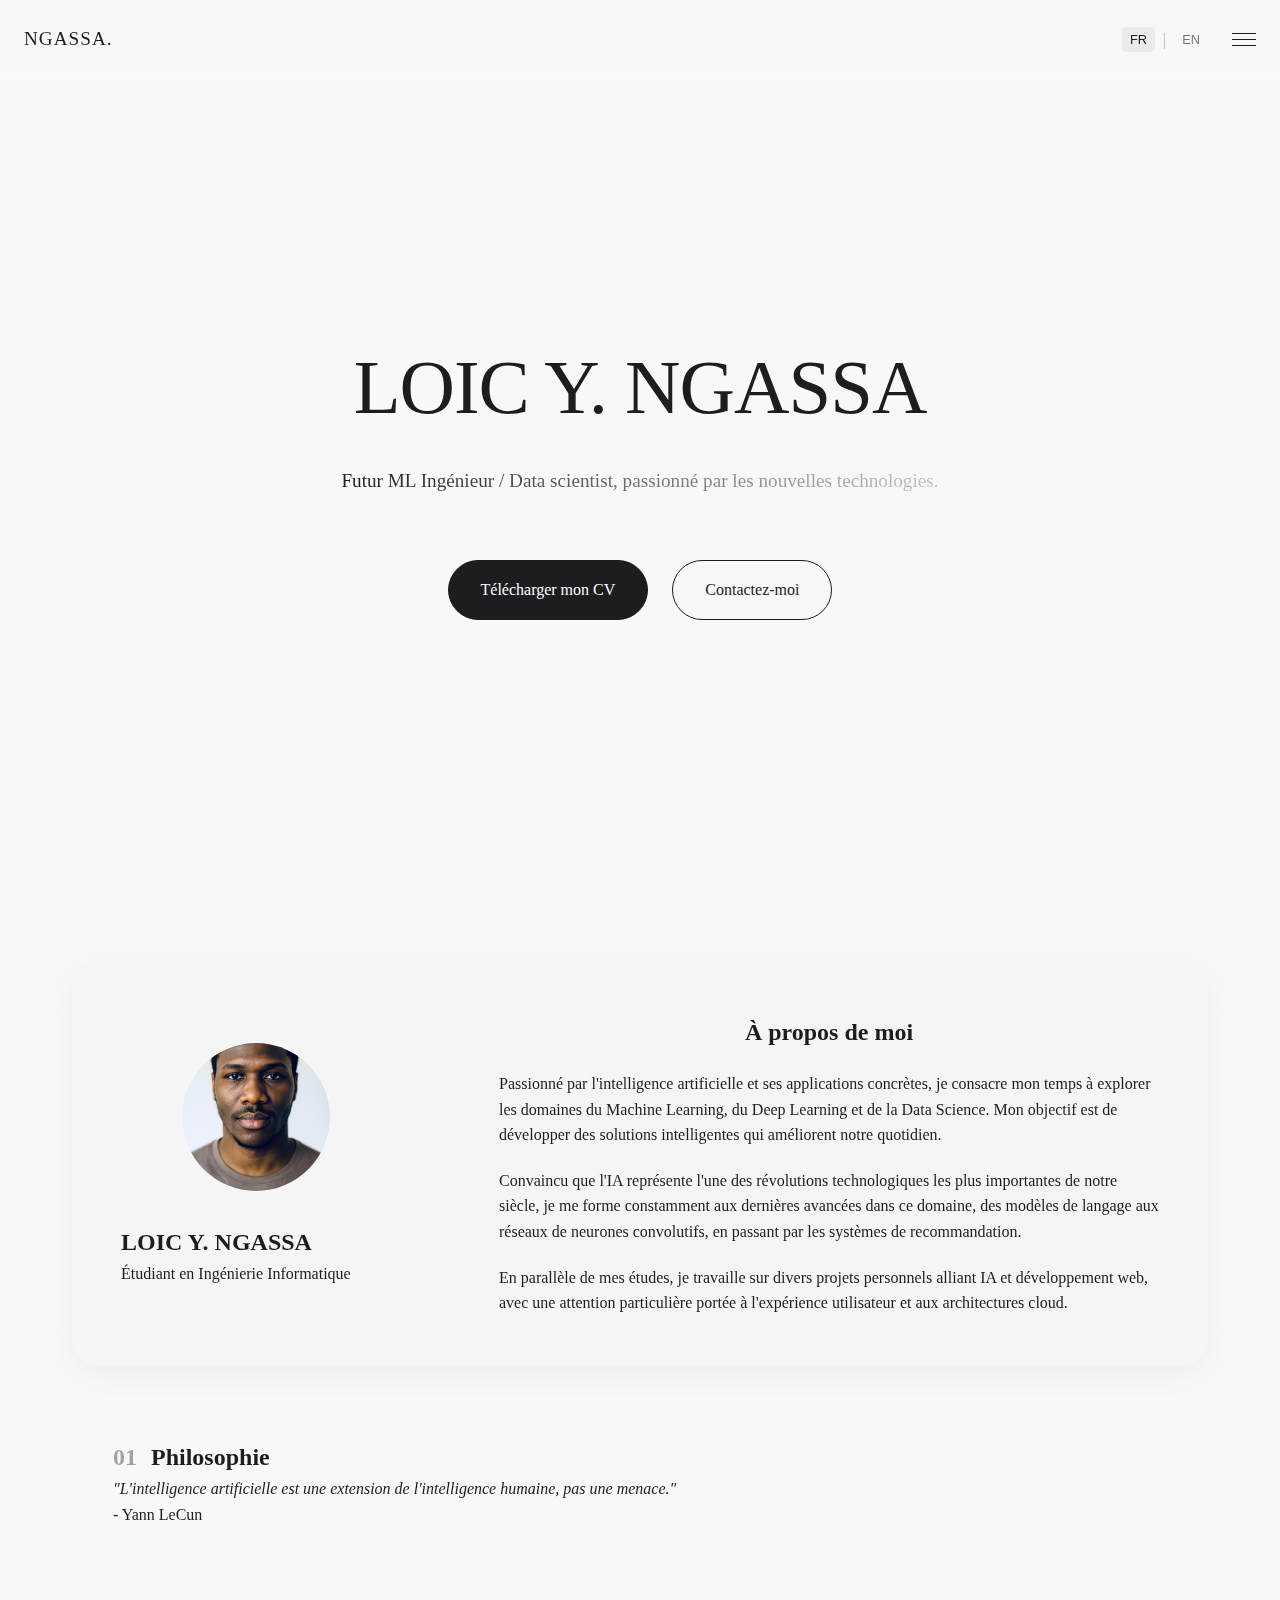
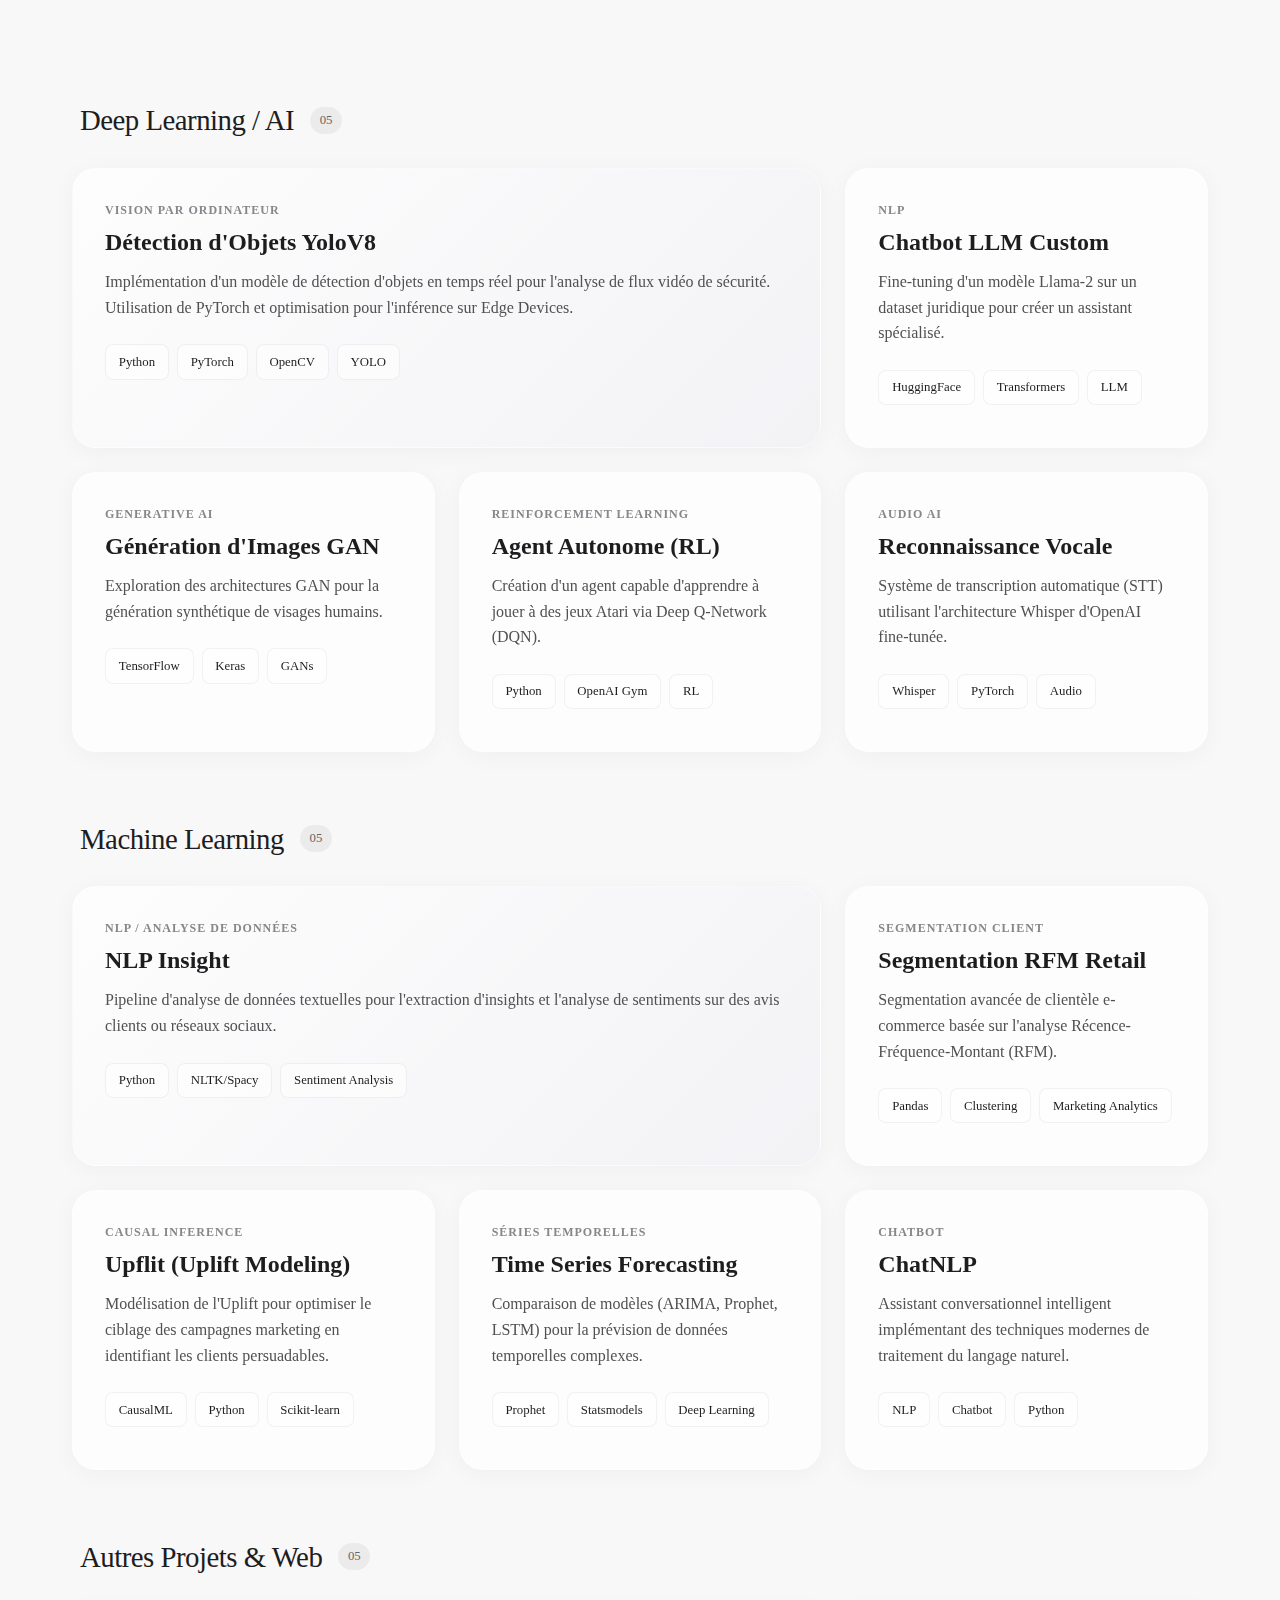
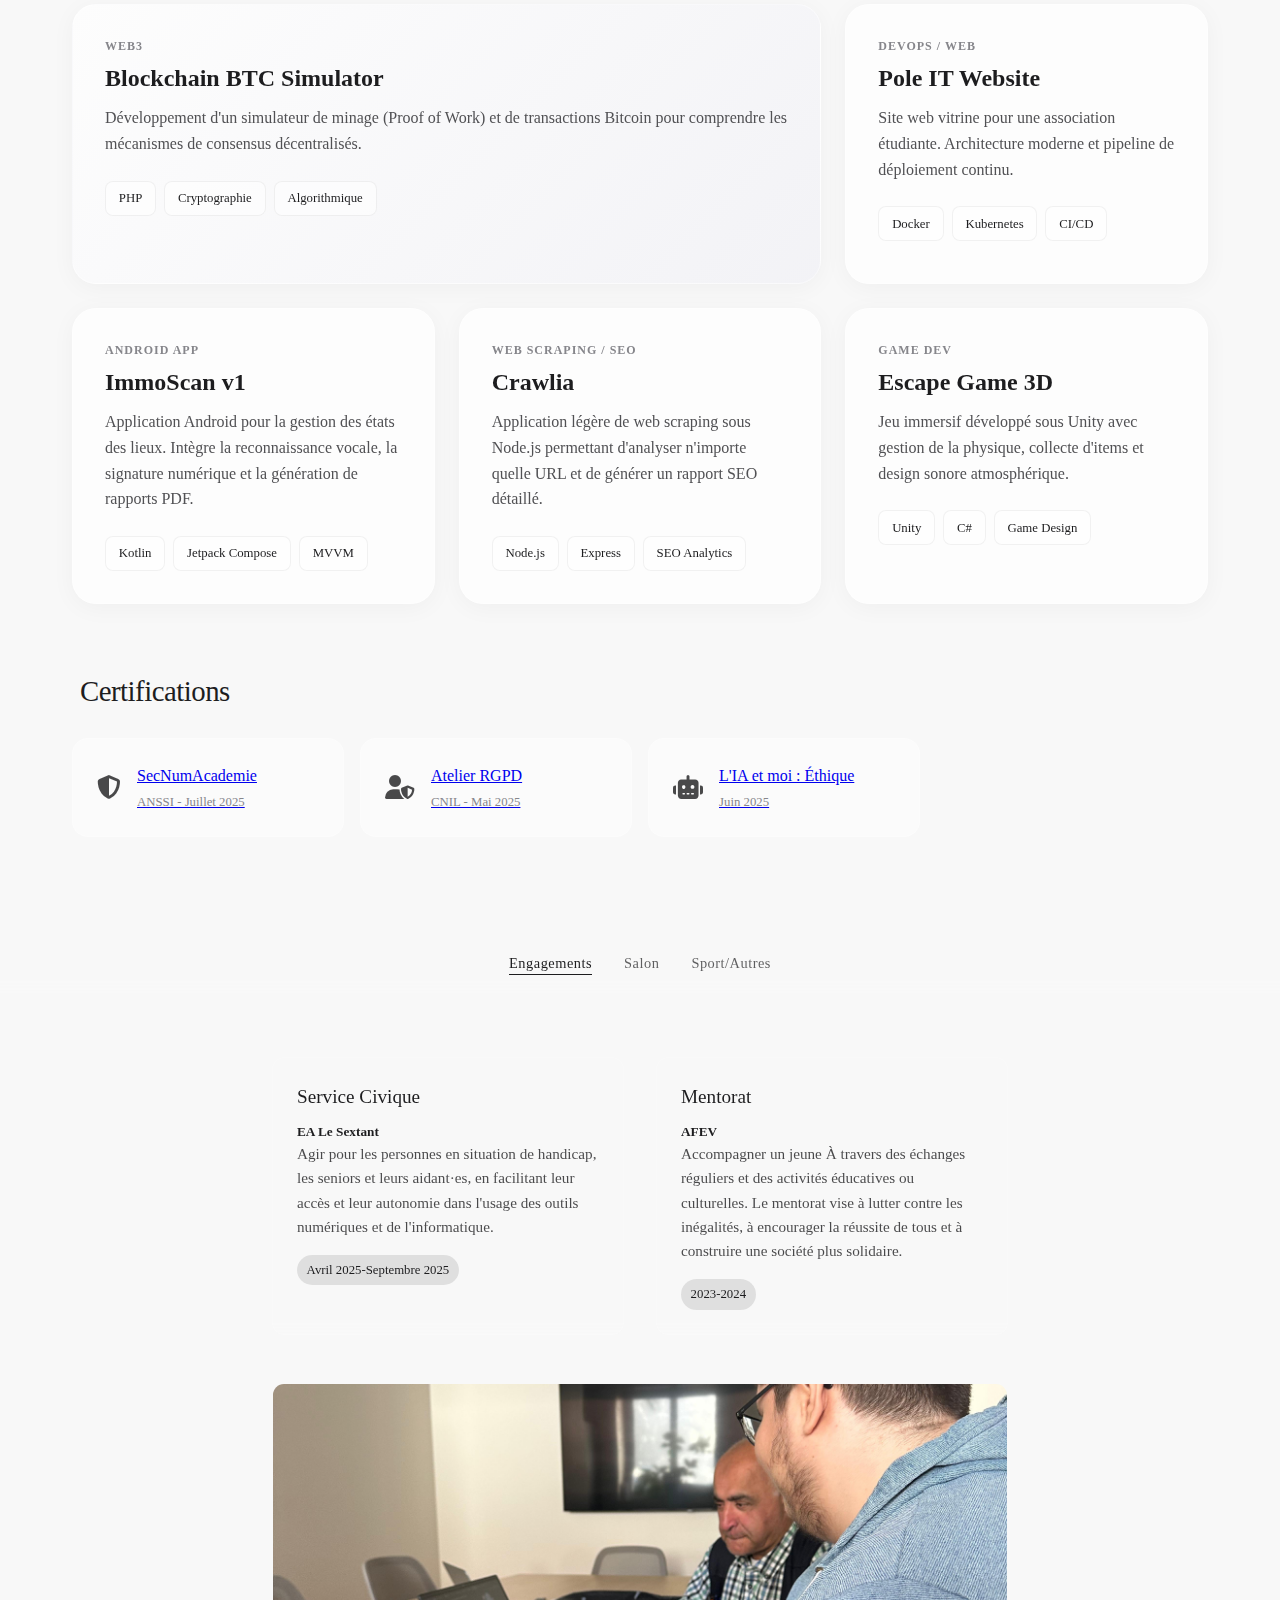
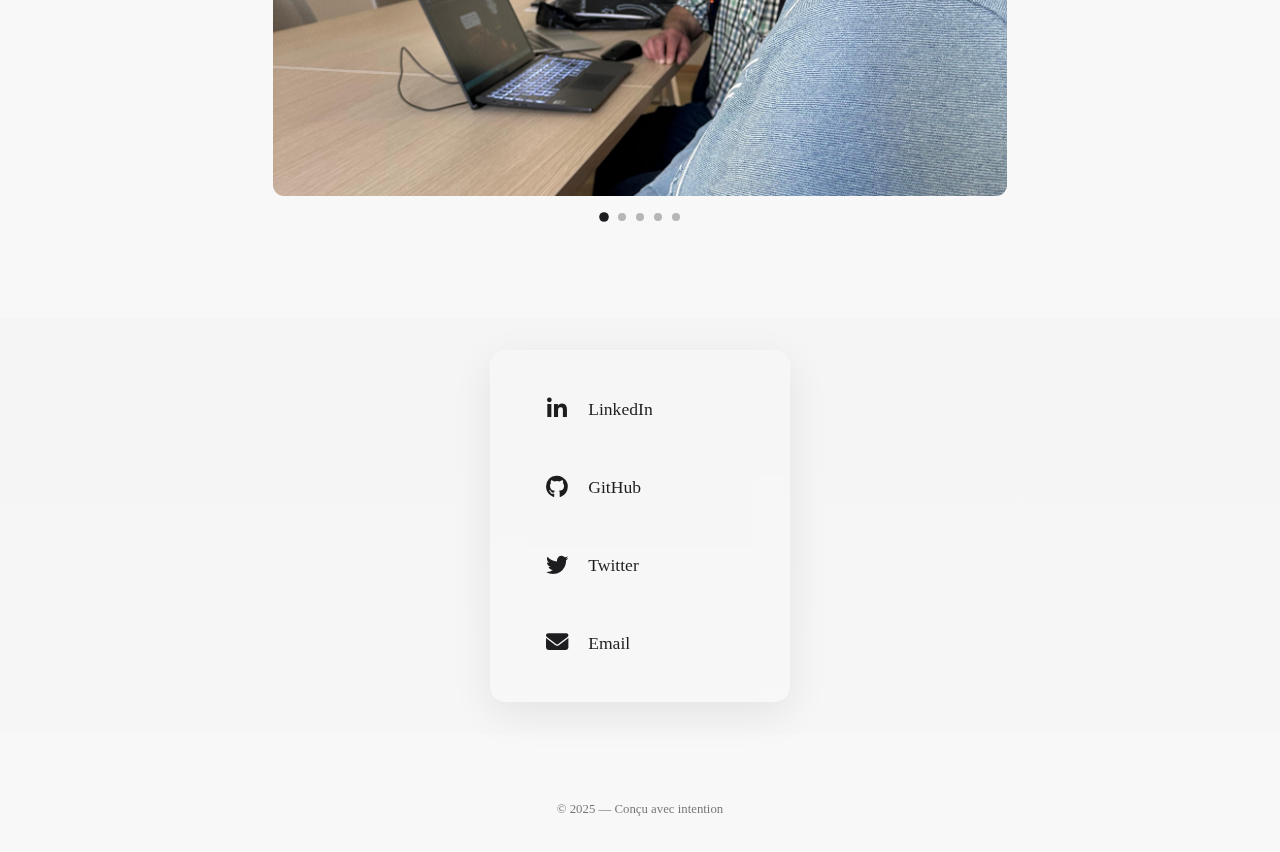
<file: index.html>
<!DOCTYPE html>
<html lang="fr">

<head>
    <meta charset="UTF-8">
    <meta name="viewport" content="width=device-width, initial-scale=1.0">
    <title>Portfolio | Minimal & Intentional</title>

    <link rel="stylesheet" href="style/style.css">
    <link rel="stylesheet" href="style/about me.css">
    <link rel="stylesheet" href="style/work.css">
    <link rel="stylesheet" href="style/other.css">
    <link rel="stylesheet" href="style/contact.css">

    <link href="https://fonts.googleapis.com/css2?family=Roboto&display=swap" rel="stylesheet">
    <link rel="icon" href="assets/favicon.png" type="image/png">
    <link rel="stylesheet" href="https://cdnjs.cloudflare.com/ajax/libs/font-awesome/6.4.0/css/all.min.css">

    <script src="script/translation.js"></script>
    <script src="script/script.js" defer></script>
    <script src="script/other.js" defer></script>

    <script async src="https://www.googletagmanager.com/gtag/js?id=G-MJGW5BKD2S"></script>
    <script>
        window.dataLayer = window.dataLayer || [];
        function gtag() { dataLayer.push(arguments); }
        gtag('js', new Date());
        gtag('config', 'G-MJGW5BKD2S');
    </script>

    <style>
        /* Ajout pour le défilement fluide */
        html {
            scroll-behavior: smooth;
        }

        /* Ajustement pour compenser la barre de menu fixe lors du scroll */
        section {
            scroll-margin-top: 100px;
            padding-top: 2rem;
            padding-bottom: 2rem;
            min-height: auto;
            /* Permet aux sections de s'empiler naturellement */
        }

        /* Séparateur visuel subtil entre les sections */
        section:not(:last-of-type) {
            border-bottom: 1px solid var(--glass);
        }
    </style>
</head>

<body>
    <header>
        <div class="logo">NGASSA.</div>
        <div class="header-right">
            <div class="language-switcher">
                <button class="lang-btn active" data-lang="fr">FR</button>
                <span class="lang-divider">|</span>
                <button class="lang-btn" data-lang="en">EN</button>
            </div>
            <div class="menu-burger">
                <span></span>
                <span></span>
                <span></span>
            </div>
        </div>
    </header>

    <section id="home" class="hero">
        <h1>LOIC Y. NGASSA</h1>
        <p>Futur ML Ingénieur / Data scientist, passionné par les nouvelles technologies.</p>

        <div class="hero-btns">
            <a href="assets/Loic-NGASSA_CV.pdf" download="CV_Loic_Ngassa" class="btn btn-primary">
                Télécharger mon CV
            </a>
            <a href="#contact" class="btn btn-secondary">
                Contactez-moi
            </a>
        </div>
    </section>

    <section id="about">
        <main class="about-container">
            <div class="profile-glass-card" style="display: flex; gap: 3rem; align-items: center; text-align: left;">
                <div style="flex: 1;">
                    <img style="margin-left: 60px;" src="assets/yann.jpg" alt="LOIC Y. NGASSA" class="profile-img">
                    <h1 style="font-size: 1.5rem;">LOIC Y. NGASSA</h1>
                    <p class="subtitle">Étudiant en Ingénierie Informatique</p>
                </div>
                <div style="flex: 2;">
                    <h2 style="margin-bottom: 20px; text-align: center;">À propos de moi</h2>
                    <p style="margin-bottom: 20px;">Passionné par l'intelligence artificielle et ses applications
                        concrètes, je consacre mon temps à explorer les domaines du Machine Learning, du Deep Learning
                        et de la Data Science. Mon objectif est de développer des solutions intelligentes qui améliorent
                        notre quotidien.</p>
                    <p style="margin-bottom: 20px;">Convaincu que l'IA représente l'une des révolutions technologiques
                        les plus importantes de notre siècle, je me forme constamment aux dernières avancées dans ce
                        domaine, des modèles de langage aux réseaux de neurones convolutifs, en passant par les systèmes
                        de recommandation.</p>
                    <p>En parallèle de mes études, je travaille sur divers projets personnels alliant IA et
                        développement web, avec une attention particulière portée à l'expérience utilisateur et aux
                        architectures cloud.</p>
                </div>
            </div>

            <div class="about-glass-card">
                <h2><span class="section-number">01</span> Philosophie</h2>
                <p><i>"L'intelligence artificielle est une extension de l'intelligence humaine, pas une
                        menace."</i><br>- Yann LeCun</p>
            </div>




        </main>
    </section>

    <section id="work">
        <div class="work-container">

            <!-- Category 1: Deep Learning & AI -->
            <div class="bento-section">
                <div class="category-header">
                    <h2>Deep Learning / AI</h2>
                    <span class="category-count">05</span>
                </div>
                <div class="bento-grid">
                    <!-- Featured AI Project -->
                    <article class="bento-card featured">
                        <a href="#" class="card-link">
                            <div class="project-type">Vision par Ordinateur</div>
                            <h3>Détection d'Objets YoloV8</h3>
                            <p class="project-description">Implémentation d'un modèle de détection d'objets en temps
                                réel pour l'analyse de flux vidéo de sécurité. Utilisation de PyTorch et optimisation
                                pour l'inférence sur Edge Devices.</p>
                            <div class="project-tags">
                                <span class="tag">Python</span>
                                <span class="tag">PyTorch</span>
                                <span class="tag">OpenCV</span>
                                <span class="tag">YOLO</span>
                            </div>
                            <div class="icon-link"><i class="fas fa-arrow-right"></i></div>
                        </a>
                    </article>

                    <!-- NLP Project -->
                    <article class="bento-card">
                        <a href="#" class="card-link">
                            <div class="project-type">NLP</div>
                            <h3>Chatbot LLM Custom</h3>
                            <p class="project-description">Fine-tuning d'un modèle Llama-2 sur un dataset juridique pour
                                créer un assistant spécialisé.</p>
                            <div class="project-tags">
                                <span class="tag">HuggingFace</span>
                                <span class="tag">Transformers</span>
                                <span class="tag">LLM</span>
                            </div>
                            <div class="icon-link"><i class="fas fa-arrow-right"></i></div>
                        </a>
                    </article>

                    <!-- Generative AI -->
                    <article class="bento-card">
                        <a href="#" class="card-link">
                            <div class="project-type">Generative AI</div>
                            <h3>Génération d'Images GAN</h3>
                            <p class="project-description">Exploration des architectures GAN pour la génération
                                synthétique de visages humains.</p>
                            <div class="project-tags">
                                <span class="tag">TensorFlow</span>
                                <span class="tag">Keras</span>
                                <span class="tag">GANs</span>
                            </div>
                            <div class="icon-link"><i class="fas fa-arrow-right"></i></div>
                        </a>
                    </article>

                    <!-- Reinforcement Learning -->
                    <article class="bento-card">
                        <a href="#" class="card-link">
                            <div class="project-type">Reinforcement Learning</div>
                            <h3>Agent Autonome (RL)</h3>
                            <p class="project-description">Création d'un agent capable d'apprendre à jouer à des jeux
                                Atari via Deep Q-Network (DQN).</p>
                            <div class="project-tags">
                                <span class="tag">Python</span>
                                <span class="tag">OpenAI Gym</span>
                                <span class="tag">RL</span>
                            </div>
                            <div class="icon-link"><i class="fas fa-arrow-right"></i></div>
                        </a>
                    </article>

                    <!-- Audio Processing -->
                    <article class="bento-card">
                        <a href="#" class="card-link">
                            <div class="project-type">Audio AI</div>
                            <h3>Reconnaissance Vocale</h3>
                            <p class="project-description">Système de transcription automatique (STT) utilisant
                                l'architecture Whisper d'OpenAI fine-tunée.</p>
                            <div class="project-tags">
                                <span class="tag">Whisper</span>
                                <span class="tag">PyTorch</span>
                                <span class="tag">Audio</span>
                            </div>
                            <div class="icon-link"><i class="fas fa-arrow-right"></i></div>
                        </a>
                    </article>
                </div>
            </div>

            <!-- Category 2: Machine Learning -->
            <div class="bento-section">
                <div class="category-header">
                    <h2>Machine Learning</h2>
                    <span class="category-count">05</span>
                </div>
                <div class="bento-grid">
                    <!-- Project 1: NLP Insight (Featured) -->
                    <article class="bento-card featured">
                        <a href="https://github.com/longa16/NLP_Insight" target="_blank" class="card-link">
                            <div class="project-type">NLP / Analyse de Données</div>
                            <h3>NLP Insight</h3>
                            <p class="project-description">Pipeline d'analyse de données textuelles pour l'extraction
                                d'insights et l'analyse de sentiments sur des avis clients ou réseaux sociaux.</p>
                            <div class="project-tags">
                                <span class="tag">Python</span>
                                <span class="tag">NLTK/Spacy</span>
                                <span class="tag">Sentiment Analysis</span>
                            </div>
                            <div class="icon-link"><i class="fas fa-external-link-alt"></i></div>
                        </a>
                    </article>

                    <!-- Project 2: RFM Online Retail -->
                    <article class="bento-card">
                        <a href="https://github.com/longa16/RFM-Online-Retail" target="_blank" class="card-link">
                            <div class="project-type">Segmentation Client</div>
                            <h3>Segmentation RFM Retail</h3>
                            <p class="project-description">Segmentation avancée de clientèle e-commerce basée sur
                                l'analyse Récence-Fréquence-Montant (RFM).</p>
                            <div class="project-tags">
                                <span class="tag">Pandas</span>
                                <span class="tag">Clustering</span>
                                <span class="tag">Marketing Analytics</span>
                            </div>
                            <div class="icon-link"><i class="fas fa-external-link-alt"></i></div>
                        </a>
                    </article>

                    <!-- Project 3: Upflit -->
                    <article class="bento-card">
                        <a href="https://github.com/longa16/Upflit" target="_blank" class="card-link">
                            <div class="project-type">Causal Inference</div>
                            <h3>Upflit (Uplift Modeling)</h3>
                            <p class="project-description">Modélisation de l'Uplift pour optimiser le ciblage des
                                campagnes marketing en identifiant les clients persuadables.</p>
                            <div class="project-tags">
                                <span class="tag">CausalML</span>
                                <span class="tag">Python</span>
                                <span class="tag">Scikit-learn</span>
                            </div>
                            <div class="icon-link"><i class="fas fa-external-link-alt"></i></div>
                        </a>
                    </article>

                    <!-- Project 4: Time Series Forecasting -->
                    <article class="bento-card">
                        <a href="https://github.com/longa16/Time-series-Forecasting" target="_blank" class="card-link">
                            <div class="project-type">Séries Temporelles</div>
                            <h3>Time Series Forecasting</h3>
                            <p class="project-description">Comparaison de modèles (ARIMA, Prophet, LSTM) pour la
                                prévision de données temporelles complexes.</p>
                            <div class="project-tags">
                                <span class="tag">Prophet</span>
                                <span class="tag">Statsmodels</span>
                                <span class="tag">Deep Learning</span>
                            </div>
                            <div class="icon-link"><i class="fas fa-external-link-alt"></i></div>
                        </a>
                    </article>

                    <!-- Project 5: ChatNLP -->
                    <article class="bento-card">
                        <a href="https://github.com/longa16/ChatNLP" target="_blank" class="card-link">
                            <div class="project-type">Chatbot</div>
                            <h3>ChatNLP</h3>
                            <p class="project-description">Assistant conversationnel intelligent implémentant des
                                techniques modernes de traitement du langage naturel.</p>
                            <div class="project-tags">
                                <span class="tag">NLP</span>
                                <span class="tag">Chatbot</span>
                                <span class="tag">Python</span>
                            </div>
                            <div class="icon-link"><i class="fas fa-external-link-alt"></i></div>
                        </a>
                    </article>
                </div>
            </div>

            <!-- Category 3: Autres & Web -->
            <div class="bento-section">
                <div class="category-header">
                    <h2>Autres Projets & Web</h2>
                    <span class="category-count">05</span>
                </div>
                <div class="bento-grid">
                    <!-- Project 1: Blockchain BTC (Featured) -->
                    <article class="bento-card featured">
                        <a href="https://github.com/longa16/Blockchain_BTC" target="_blank" class="card-link">
                            <div class="project-type">Web3</div>
                            <h3>Blockchain BTC Simulator</h3>
                            <p class="project-description">Développement d'un simulateur de minage (Proof of Work) et de
                                transactions Bitcoin pour comprendre les mécanismes de consensus décentralisés.</p>
                            <div class="project-tags">
                                <span class="tag">PHP</span>
                                <span class="tag">Cryptographie</span>
                                <span class="tag">Algorithmique</span>
                            </div>
                            <div class="icon-link"><i class="fas fa-external-link-alt"></i></div>
                        </a>
                    </article>

                    <!-- Project 2: PoleIT -->
                    <article class="bento-card">
                        <a href="https://github.com/longa16/PoleIT" target="_blank" class="card-link">
                            <div class="project-type">DevOps / Web</div>
                            <h3>Pole IT Website</h3>
                            <p class="project-description">Site web vitrine pour une association étudiante. Architecture
                                moderne et pipeline de déploiement continu.</p>
                            <div class="project-tags">
                                <span class="tag">Docker</span>
                                <span class="tag">Kubernetes</span>
                                <span class="tag">CI/CD</span>
                            </div>
                            <div class="icon-link"><i class="fas fa-external-link-alt"></i></div>
                        </a>
                    </article>

                    <!-- Project 3: ImmoScan v1 -->
                    <article class="bento-card">
                        <a href="https://github.com/longa16/Immoscan-v1" target="_blank" class="card-link">
                            <div class="project-type">Android App</div>
                            <h3>ImmoScan v1</h3>
                            <p class="project-description">Application Android pour la gestion des états des lieux.
                                Intègre la reconnaissance vocale, la signature numérique et la génération de rapports
                                PDF.</p>
                            <div class="project-tags">
                                <span class="tag">Kotlin</span>
                                <span class="tag">Jetpack Compose</span>
                                <span class="tag">MVVM</span>
                            </div>
                            <div class="icon-link"><i class="fas fa-external-link-alt"></i></div>
                        </a>
                    </article>

                    <!-- Project 4: Crawlia -->
                    <article class="bento-card">
                        <a href="https://github.com/longa16/Crawlia" target="_blank" class="card-link">
                            <div class="project-type">Web Scraping / SEO</div>
                            <h3>Crawlia</h3>
                            <p class="project-description">Application légère de web scraping sous Node.js permettant
                                d'analyser n'importe quelle URL et de générer un rapport SEO détaillé.</p>
                            <div class="project-tags">
                                <span class="tag">Node.js</span>
                                <span class="tag">Express</span>
                                <span class="tag">SEO Analytics</span>
                            </div>
                            <div class="icon-link"><i class="fas fa-external-link-alt"></i></div>
                        </a>
                    </article>

                    <!-- Project 5: Escape Game -->
                    <article class="bento-card">
                        <a href="https://github.com/longa16/Escape_Game" target="_blank" class="card-link">
                            <div class="project-type">Game Dev</div>
                            <h3>Escape Game 3D</h3>
                            <p class="project-description">Jeu immersif développé sous Unity avec gestion de la
                                physique, collecte d'items et design sonore atmosphérique.</p>
                            <div class="project-tags">
                                <span class="tag">Unity</span>
                                <span class="tag">C#</span>
                                <span class="tag">Game Design</span>
                            </div>
                            <div class="icon-link"><i class="fas fa-external-link-alt"></i></div>
                        </a>
                    </article>
                </div>
            </div>

            <!-- Section Certifications (Keep simpler) -->
            <div class="bento-section">
                <div class="category-header">
                    <h2>Certifications</h2>
                </div>
                <div class="cert-grid">
                    <a href="#" class="cert-card">
                        <div class="cert-icon"><i class="fas fa-shield-alt"></i></div>
                        <div class="cert-info">
                            <h4>SecNumAcademie</h4>
                            <p>ANSSI - Juillet 2025</p>
                        </div>
                    </a>
                    <a href="#" class="cert-card">
                        <div class="cert-icon"><i class="fas fa-user-shield"></i></div>
                        <div class="cert-info">
                            <h4>Atelier RGPD</h4>
                            <p>CNIL - Mai 2025</p>
                        </div>
                    </a>
                    <a href="#" class="cert-card">
                        <div class="cert-icon"><i class="fas fa-robot"></i></div>
                        <div class="cert-info">
                            <h4>L'IA et moi : Éthique</h4>
                            <p>Juin 2025</p>
                        </div>
                    </a>
                </div>
            </div>

        </div>
    </section>

    <script>
        // Le script de gestion des onglets n'est plus nécessaire avec la grille Bento
        // Mais nous pouvons ajouter un petit effet d'apparition si désiré
    </script>
    <section id="other">
        <div class="secondary-nav">
            <nav class="sub-nav">
                <ul>
                    <li><a href="#" class="sub-nav-link active" data-tab="design">Engagements</a></li>
                    <li><a href="#" class="sub-nav-link" data-tab="engineering">Salon</a></li>
                    <li><a href="#" class="sub-nav-link" data-tab="photography">Sport/Autres</a></li>
                </ul>
            </nav>
        </div>

        <main class="tab-content-container">
            <div class="tab-content active" id="design-content">
                <div class="content-grid">
                    <article class="content-card">
                        <h3>Service Civique</h3>
                        <h5>EA Le Sextant</h5>
                        <p>Agir pour les personnes en situation de handicap.</p><span class="date">Avril - Sept
                            2025</span>
                    </article>
                    <article class="content-card">
                        <h3>Mentorat</h3>
                        <h5>AFEV</h5>
                        <p>Accompagnement éducatif.</p><span class="date">2023-2024</span>
                    </article>
                </div>
                <div class="experience-carousel">
                    <div class="carousel-container">
                        <div class="carousel-track"></div><button class="carousel-nav prev">←</button><button
                            class="carousel-nav next">→</button>
                    </div>
                    <div class="carousel-dots"></div>
                </div>
            </div>

            <div class="tab-content" id="engineering-content">
                <div class="content-grid">
                    <article class="content-card">
                        <h3>VivaTech 2025</h3>
                        <p>Salon innovation Paris.</p><span class="date">2025</span>
                    </article>
                    <article class="content-card">
                        <h3>ICMAIE</h3>
                        <p>Conférence IA & Métavers.</p><span class="date">2025</span>
                    </article>
                </div>
                <div class="experience-carousel">
                    <div class="carousel-container">
                        <div class="carousel-track"></div><button class="carousel-nav prev">←</button><button
                            class="carousel-nav next">→</button>
                    </div>
                    <div class="carousel-dots"></div>
                </div>
            </div>

            <div class="tab-content" id="photography-content">
                <div class="content-grid">
                    <article class="content-card">
                        <h3>Basketball</h3>
                        <p>Passion et compétition.</p><span class="date">2013-Présent</span>
                    </article>
                </div>
                <div class="experience-carousel">
                    <div class="carousel-container">
                        <div class="carousel-track"></div><button class="carousel-nav prev">←</button><button
                            class="carousel-nav next">→</button>
                    </div>
                    <div class="carousel-dots"></div>
                </div>
            </div>
        </main>
    </section>

    <section id="contact">
        <main class="contact-container">
            <div class="social-sidebar">
                <div class="social-glass-card">
                    <div class="social-links">
                        <a href="https://www.linkedin.com/in/loïc-ngassa/" target="_blank" class="social-link"><i
                                class="fab fa-linkedin-in"></i><span>LinkedIn</span></a>
                        <a href="https://github.com/longa16" target="_blank" class="social-link"><i
                                class="fab fa-github"></i><span>GitHub</span></a>
                        <a href="https://x.com/WangJim14" target="_blank" class="social-link"><i
                                class="fab fa-twitter"></i><span>Twitter</span></a>
                        <a href="mailto:yannngassa35@gmail.com" class="social-link"><i
                                class="fas fa-envelope"></i><span>Email</span></a>
                    </div>
                </div>
            </div>
        </main>
    </section>

    <footer>
        <p>© 2025 — Conçu avec intention</p>
    </footer>

    <script>
        document.addEventListener('DOMContentLoaded', () => {
            const buttons = document.querySelectorAll('.work-nav .nav-item button');
            if (buttons.length > 0) {
                buttons.forEach(button => {
                    button.addEventListener('click', () => {
                        document.querySelectorAll('.work-nav .nav-item button').forEach(btn => btn.classList.remove('active'));
                        document.querySelectorAll('.work-content .content-section').forEach(section => section.classList.remove('active'));

                        button.classList.add('active');
                        const sectionId = button.getAttribute('data-section');
                        const targetSection = document.getElementById(sectionId);
                        if (targetSection) targetSection.classList.add('active');
                    });
                });
            }
        });
    </script>
</body>

</html>
</file>
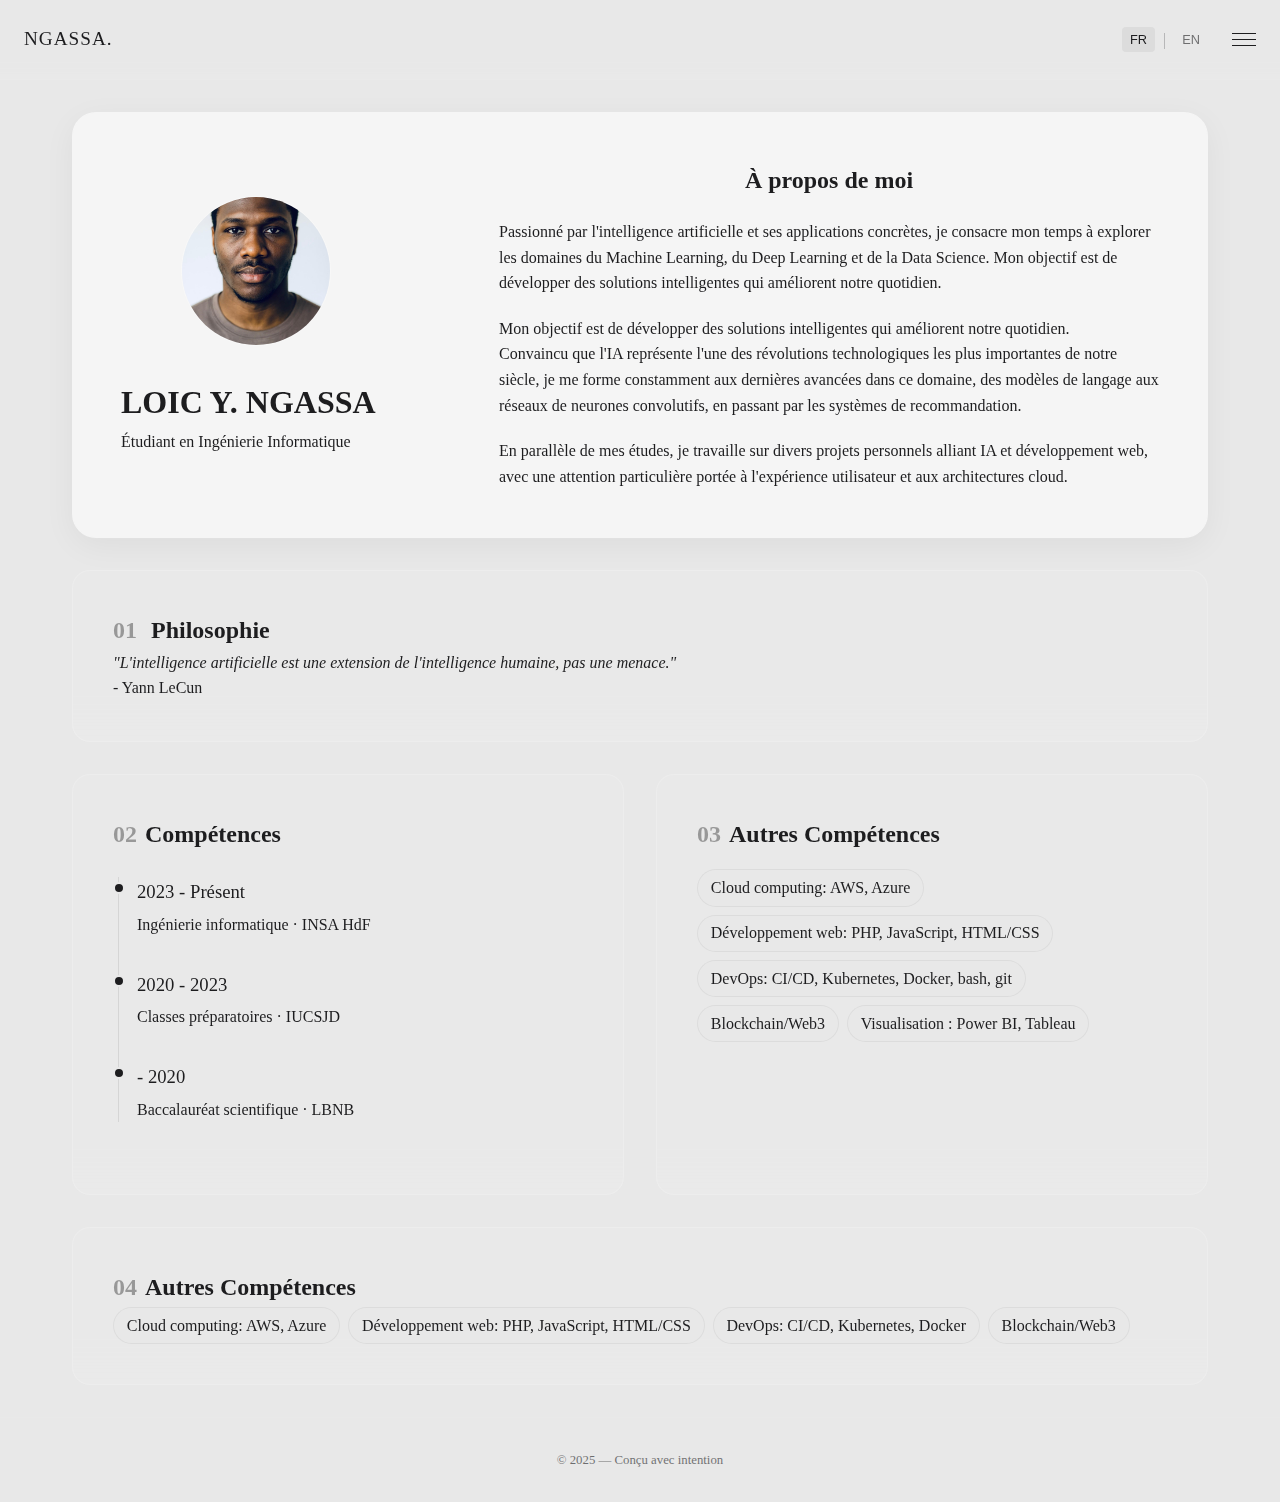
<file: about me.html>
<!DOCTYPE html>
<html lang="fr">
<head>
    <meta charset="UTF-8">
    <meta name="viewport" content="width=device-width, initial-scale=1.0">
    <title>Portfolio | Minimal & Intentional</title>
    <link rel="stylesheet" href="style/style.css">
    <link rel="stylesheet" href="style/about me.css">
    <link href="https://fonts.googleapis.com/css2?family=Roboto&display=swap" rel="stylesheet">
    <link rel="icon" href="assets/favicon.png" type="image/png">

    <script src="script/translation.js"></script>
    <script src="script/script.js" defer></script>

</head>
<!-- Google tag (gtag.js) -->
<script async src="https://www.googletagmanager.com/gtag/js?id=G-MJGW5BKD2S"></script>
<script>
  window.dataLayer = window.dataLayer || [];
  function gtag(){dataLayer.push(arguments);}
  gtag('js', new Date());

  gtag('config', 'G-MJGW5BKD2S');
</script>
<body>
    <!-- Header avec Menu Burger -->
    <header>
    <div class="logo">NGASSA.</div>
    <div class="header-right">
        <div class="language-switcher">
            <button class="lang-btn active" data-lang="fr">FR</button>
            <span class="lang-divider">|</span>
            <button class="lang-btn" data-lang="en">EN</button>
        </div>
        <div class="menu-burger">
            <span></span>
            <span></span>
            <span></span>
        </div>
    </div>
</header>

    <!-- About Section -->
    <main class="about-container">
        <div class="profile-glass-card" style="display: flex; gap: 3rem; align-items: center; text-align: left;">
            <div style="flex: 1;">
                <img style="margin-left: 60px;" src="assets/yann.jpg" alt="LOIC Y. NGASSA" class="profile-img">
                <h1>LOIC Y. NGASSA</h1>
                <p class="subtitle">Étudiant en Ingénierie Informatique</p>
            </div>
            <div style="flex: 2;">
                <h2 style="margin-bottom: 20px; text-align: center;">À propos de moi</h2>
                <p style="margin-bottom: 20px;">Passionné par l'intelligence artificielle et ses applications concrètes, je consacre mon 
                 temps à explorer les domaines du Machine Learning, du Deep Learning et de la Data Science.</p> 
                 Mon objectif est de développer des solutions intelligentes qui améliorent notre quotidien.
                <p style="margin-bottom: 20px;">Convaincu que l'IA représente l'une des révolutions technologiques les plus importantes 
                de notre siècle, je me forme constamment aux dernières avancées dans ce domaine, des modèles 
                de langage aux réseaux de neurones convolutifs, en passant par les systèmes de recommandation.</p>
                <p>En parallèle de mes études, je travaille sur divers projets personnels alliant IA et développement 
                web, avec une attention particulière portée à l'expérience utilisateur et aux architectures cloud.</p>
            </div>
        </div>
        <div class="about-glass-card">
            <h2><span class="section-number">01</span> Philosophie</h2>
            <p><i>"L'intelligence artificielle est une extension de l'intelligence humaine, pas une menace."</i>
                <br>
                - Yann LeCun
            </p>
        </div>

        <div class="two-columns-section">
            <div class="about-glass-card">
                <h2><span class="section-number">02</span> Parcours</h2>
                <div class="timeline">
                    <div class="timeline-item">
                        <div class="timeline-dot"></div>
                        <div class="timeline-content">
                            <h3>2023 - Présent</h3>
                            <p>Ingénierie informatique · INSA HdF</p>
                        </div>
                    </div>
                    <div class="timeline-item">
                        <div class="timeline-dot"></div>
                        <div class="timeline-content">
                            <h3>2020 - 2023</h3>
                            <p>Classes préparatoires · IUCSJD</p>
                        </div>
                    </div>
                    <div class="timeline-item">
                        <div class="timeline-dot"></div>
                        <div class="timeline-content">
                            <h3>- 2020</h3>
                            <p>Baccalauréat scientifique · LBNB</p>
                        </div>
                    </div>
                </div>
            </div>

            <div class="about-glass-card">
                <h2><span class="section-number">03</span>Compétences</h2>
                <div class="project-tags">
                    <span class="tag">Langages: Python (pandas, Matplotlib, scikit-learn, PyTorch/TensorFlow), SQL</span>
                    <span class="tag">Statistiques,Probabilités</span>
                    <span class="tag">Modélisation (régression, clustering, arbres, etc.)</span>
                    <span class="tag">MLOps : MLflow, TensorFlow Serving, Kubernetes, Docker, Git </span>
                    <span class="tag">Visualisation : Power BI, Tableau</span>
                </div>
            </div>
        </div>

        <div class="about-glass-card">
            <h2><span class="section-number">04</span>Autres Compétences</h2>
            <div class="project-tags">
                        <span class="tag">Cloud computing: AWS, Azure</span>
                        <span class="tag">Développement web: PHP, JavaScript, HTML/CSS</span>
                        <span class="tag">DevOps: CI/CD, Kubernetes, Docker</span>
                        <span class="tag">Blockchain/Web3</span>
                    </div>
        </div>
    </main>

    <!-- Footer -->
    <footer>
        <p>© 2025 — Conçu avec intention</p>
    </footer>
</body>
</html>
</file>
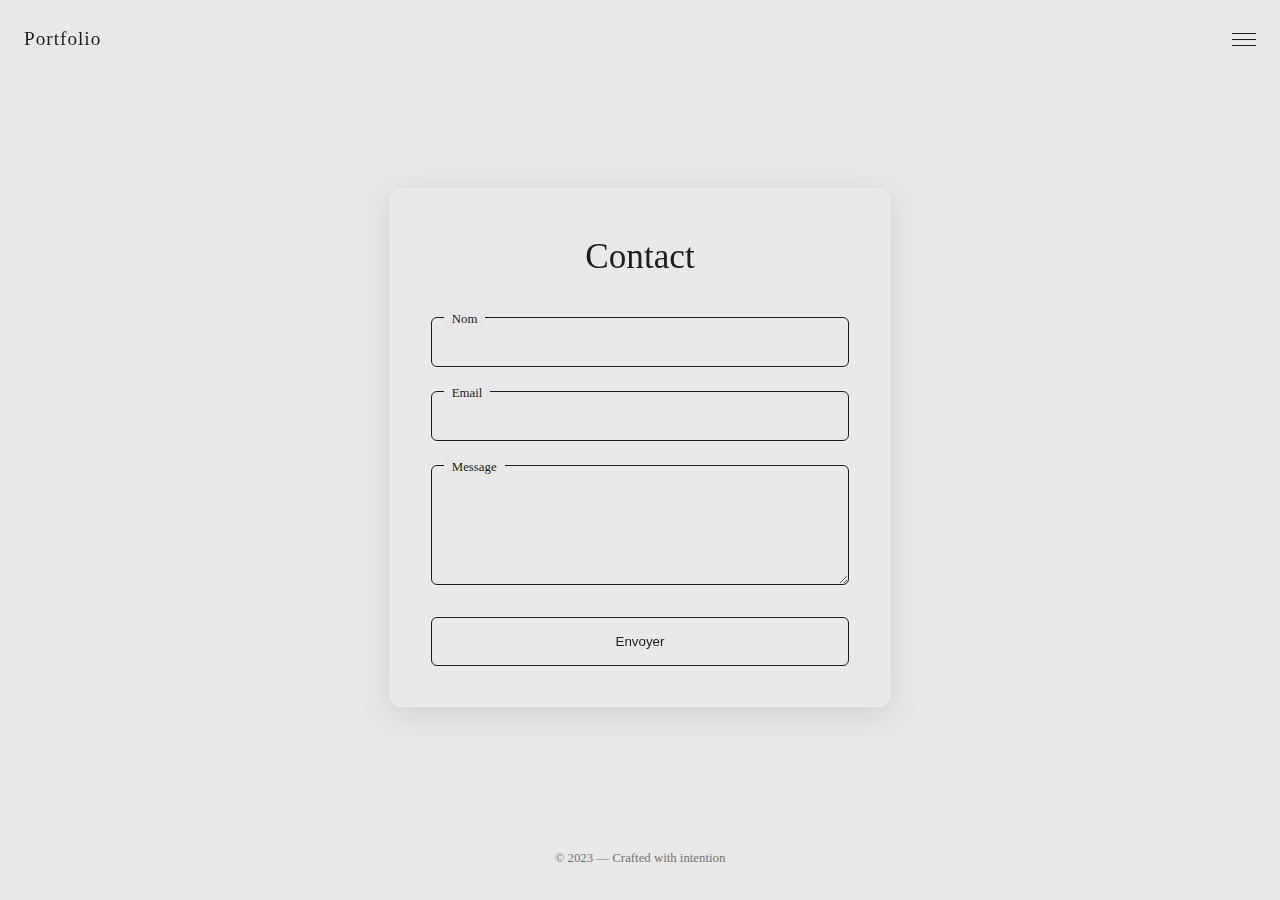
<file: contact.html>
<!DOCTYPE html>
<html lang="fr">
<head>
    <meta charset="UTF-8">
    <meta name="viewport" content="width=device-width, initial-scale=1.0">
    <title>Contact | Minimal & Intentional</title>
    <link rel="stylesheet" href="contact.css">
    <link rel="stylesheet" href="style.css">
    <link href="https://fonts.googleapis.com/css2?family=Roboto&display=swap" rel="stylesheet">
</head>
<body>
    <!-- Header avec Menu Burger -->
    <header>
        <div class="logo">Portfolio</div>
        <div class="menu-burger">
            <span></span>
            <span></span>
            <span></span>
        </div>
    </header>

    <!-- Formulaire de Contact -->
    <main class="contact-container">
        <div class="contact-card">
            <h1>Contact</h1>
            <form class="contact-form">
                <div class="form-group">
                    <input type="text" id="name" required>
                    <label for="name">Nom</label>
                </div>
                <div class="form-group">
                    <input type="email" id="email" required>
                    <label for="email">Email</label>
                </div>
                <div class="form-group">
                    <textarea id="message" rows="5" required></textarea>
                    <label for="message">Message</label>
                </div>
                <button type="submit" class="btn">Envoyer</button>
            </form>
        </div>
    </main>

    <!-- Footer -->
    <footer>
        <p>© 2023 — Crafted with intention</p>
    </footer>
</body>
</html>
</file>
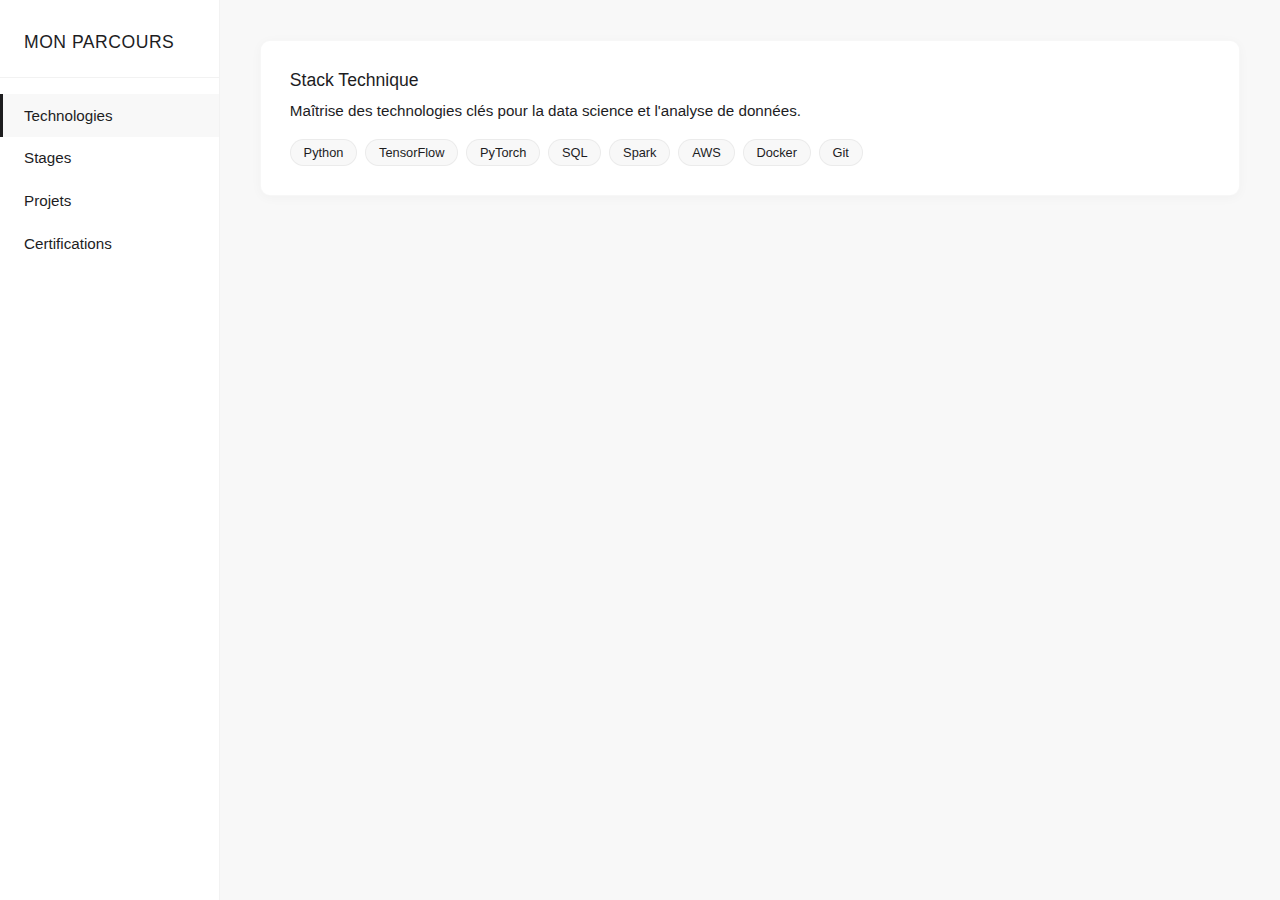
<file: text.html>
<!DOCTYPE html>
<html lang="fr">
<head>
    <meta charset="UTF-8">
    <meta name="viewport" content="width=device-width, initial-scale=1.0">
    <title>Work | NGASSA</title>
    <style>
        :root {
            --aluminum: #f8f8f8;
            --space-gray: #1d1d1f;
            --glass: rgba(255, 255, 255, 0.08);
            --transition: all 0.3s cubic-bezier(0.25, 0.8, 0.25, 1);
        }

        body {
            font-family: -apple-system, BlinkMacSystemFont, 'Segoe UI', Roboto, sans-serif;
            background: var(--aluminum);
            color: var(--space-gray);
            margin: 0;
            display: grid;
            grid-template-columns: 220px 1fr;
            min-height: 100vh;
        }

        /* Navigation Verticale */
        .work-nav {
            background: white;
            border-right: 1px solid rgba(0, 0, 0, 0.05);
            padding: 2rem 0;
        }

        .nav-header {
            padding: 0 1.5rem 1.5rem;
            border-bottom: 1px solid rgba(0, 0, 0, 0.05);
            margin-bottom: 1rem;
        }

        .nav-header h2 {
            font-weight: 400;
            margin: 0;
            font-size: 1.1rem;
            letter-spacing: 0.5px;
        }

        .nav-items {
            list-style: none;
            padding: 0;
            margin: 0;
        }

        .nav-item {
            position: relative;
        }

        .nav-item button {
            width: 100%;
            text-align: left;
            padding: 0.8rem 1.5rem;
            border: none;
            background: none;
            font-size: 0.95rem;
            cursor: pointer;
            transition: var(--transition);
            color: var(--space-gray);
        }

        .nav-item button:hover {
            background: rgba(0, 0, 0, 0.02);
        }

        .nav-item button.active {
            background: var(--aluminum);
            font-weight: 500;
        }

        .nav-item button.active::before {
            content: '';
            position: absolute;
            left: 0;
            top: 0;
            height: 100%;
            width: 3px;
            background: var(--space-gray);
        }

        /* Contenu Principal */
        .work-content {
            padding: 2.5rem;
        }

        .content-section {
            display: none;
            animation: fadeIn 0.4s ease-out;
        }

        .content-section.active {
            display: block;
        }

        /* Cartes de Projet */
        .project-card {
            background: white;
            border-radius: 10px;
            padding: 1.8rem;
            margin-bottom: 1.5rem;
            box-shadow: 0 2px 12px rgba(0, 0, 0, 0.03);
            border: 1px solid rgba(0, 0, 0, 0.03);
            transition: var(--transition);
        }

        .project-card:hover {
            transform: translateY(-2px);
            box-shadow: 0 4px 16px rgba(0, 0, 0, 0.05);
        }

        .project-header {
            display: flex;
            justify-content: space-between;
            align-items: baseline;
            margin-bottom: 0.8rem;
        }

        .project-title {
            font-weight: 500;
            margin: 0;
            font-size: 1.1rem;
        }

        .project-date {
            color: #86868b;
            font-size: 0.85rem;
            white-space: nowrap;
        }

        .project-description {
            margin: 0.5rem 0 1rem;
            line-height: 1.6;
            font-size: 0.95rem;
        }

        .project-tags {
            display: flex;
            flex-wrap: wrap;
            gap: 0.5rem;
        }

        .tag {
            background: var(--aluminum);
            padding: 0.3rem 0.8rem;
            border-radius: 50px;
            font-size: 0.8rem;
            border: 1px solid rgba(0, 0, 0, 0.05);
        }

        /* Animations */
        @keyframes fadeIn {
            from { opacity: 0; transform: translateX(10px); }
            to { opacity: 1; transform: translateX(0); }
        }

        /* Responsive */
        @media (max-width: 768px) {
            body {
                grid-template-columns: 1fr;
            }
            
            .work-nav {
                display: flex;
                overflow-x: auto;
                padding: 1rem 0;
                border-right: none;
                border-bottom: 1px solid rgba(0, 0, 0, 0.05);
            }
            
            .nav-items {
                display: flex;
                padding: 0 1rem;
            }
            
            .nav-item button {
                white-space: nowrap;
                padding: 0.6rem 1.2rem;
            }
            
            .nav-item button.active::before {
                width: 100%;
                height: 3px;
                top: auto;
                bottom: 0;
            }
        }
    </style>
</head>
<body>
    <!-- Navigation Verticale -->
    <nav class="work-nav">
        <div class="nav-header">
            <h2>MON PARCOURS</h2>
        </div>
        <ul class="nav-items">
            <li class="nav-item">
                <button class="active" data-section="technologies">Technologies</button>
            </li>
            <li class="nav-item">
                <button data-section="stages">Stages</button>
            </li>
            <li class="nav-item">
                <button data-section="projets">Projets</button>
            </li>
            <li class="nav-item">
                <button data-section="certifications">Certifications</button>
            </li>
        </ul>
    </nav>

    <!-- Contenu Principal -->
    <main class="work-content">
        <!-- Technologies -->
        <section id="technologies" class="content-section active">
            <div class="project-card">
                <h3 class="project-title">Stack Technique</h3>
                <p class="project-description">Maîtrise des technologies clés pour la data science et l'analyse de données.</p>
                <div class="project-tags">
                    <span class="tag">Python</span>
                    <span class="tag">TensorFlow</span>
                    <span class="tag">PyTorch</span>
                    <span class="tag">SQL</span>
                    <span class="tag">Spark</span>
                    <span class="tag">AWS</span>
                    <span class="tag">Docker</span>
                    <span class="tag">Git</span>
                </div>
            </div>
        </section>

        <!-- Stages -->
        <section id="stages" class="content-section">
            <div class="project-card">
                <div class="project-header">
                    <h3 class="project-title">Data Scientist Junior</h3>
                    <span class="project-date">Mai - Août 2023</span>
                </div>
                <p class="project-description">Développement de modèles prédictifs pour l'analyse des marchés financiers dans une startup FinTech.</p>
                <div class="project-tags">
                    <span class="tag">Machine Learning</span>
                    <span class="tag">Pandas</span>
                    <span class="tag">Scikit-learn</span>
                    <span class="tag">Data Visualization</span>
                </div>
            </div>

            <div class="project-card">
                <div class="project-header">
                    <h3 class="project-title">Assistant Recherche IA</h3>
                    <span class="project-date">Juillet - Déc 2022</span>
                </div>
                <p class="project-description">Participation à un projet de NLP pour le traitement automatique de documents juridiques.</p>
                <div class="project-tags">
                    <span class="tag">NLP</span>
                    <span class="tag">Transformers</span>
                    <span class="tag">Python</span>
                </div>
            </div>
        </section>

        <!-- Projets -->
        <section id="projets" class="content-section">
            <div class="project-card">
                <div class="project-header">
                    <h3 class="project-title">Système de Recommandation</h3>
                    <span class="project-date">Projet Académique - 2023</span>
                </div>
                <p class="project-description">Algorithme de recommandation basé sur le filtrage collaboratif et le deep learning.</p>
                <div class="project-tags">
                    <span class="tag">Python</span>
                    <span class="tag">Numpy</span>
                    <span class="tag">Algorithmes</span>
                </div>
            </div>
        </section>

        <!-- Certifications -->
        <section id="certifications" class="content-section">
            <div class="project-card">
                <div class="project-header">
                    <h3 class="project-title">AWS Certified Data Analytics</h3>
                    <span class="project-date">Février 2023</span>
                </div>
                <p class="project-description">Spécialisation dans les services AWS pour le traitement de données à grande échelle.</p>
                <div class="project-tags">
                    <span class="tag">Big Data</span>
                    <span class="tag">Cloud</span>
                    <span class="tag">Kinesis</span>
                </div>
            </div>
        </section>
    </main>

    <script>
        // Gestion des onglets
        document.querySelectorAll('.nav-item button').forEach(button => {
            button.addEventListener('click', () => {
                // Désactive tous les boutons et sections
                document.querySelectorAll('.nav-item button').forEach(btn => {
                    btn.classList.remove('active');
                });
                document.querySelectorAll('.content-section').forEach(section => {
                    section.classList.remove('active');
                });

                // Active l'élément sélectionné
                button.classList.add('active');
                const sectionId = button.getAttribute('data-section');
                document.getElementById(sectionId).classList.add('active');
            });
        });
    </script>
</body>
</html>
</file>
<file: style/style.css>
:root {
    --aluminum: #e8e8e8;
    --space-gray: #1d1d1f;
    --glass: rgba(255, 255, 255, 0.08);
    --transition: all 0.4s cubic-bezier(0.25, 0.8, 0.25, 1);
}

* {
    margin: 0;
    padding: 0;
    box-sizing: border-box;
}

body {
    font-family:  Georgia, serif, -apple-system, BlinkMacSystemFont, 'Segoe UI', Roboto, sans-serif;
    font-weight: 300;
    line-height: 1.6;
    color: var(--space-gray);
    background-color: var(--aluminum);
    overflow-x: hidden;
    min-height: 100vh;
    display: flex;
    flex-direction: column;
}
/* Header avec Menu Burger */
header {
    position: sticky;
    top: 0;
    width: 100%;
    padding: 1.5rem;
    backdrop-filter: blur(10px);
    -webkit-backdrop-filter: blur(10px);
    border-bottom: 1px solid var(--glass);
    z-index: 100;
    display: flex;
    justify-content: space-between;
    align-items: center;
}

/* Language Switcher */
.header-right {
    display: flex;
    align-items: center;
    gap: 1.5rem;
}

.language-switcher {
    display: flex;
    align-items: center;
    gap: 0.5rem;
}

.lang-btn {
    background: none;
    border: none;
    color: var(--space-gray);
    cursor: pointer;
    font-size: 0.8rem;
    opacity: 0.6;
    transition: var(--transition);
    padding: 0.3rem 0.5rem;
    border-radius: 4px;
}

.lang-btn:hover, .lang-btn.active {
    opacity: 1;
    background: rgba(0, 0, 0, 0.05);
}

.lang-btn.active {
    font-weight: 500;
}

.lang-divider {
    opacity: 0.3;
    user-select: none;
}

.logo {
    font-size: 1.2rem;
    letter-spacing: 1px;
}

/* Menu Burger */
.menu-burger {
    width: 24px;
    height: 24px;
    position: relative;
    cursor: pointer;
}

.menu-burger span {
    display: block;
    width: 100%;
    height: 1px;
    background: var(--space-gray);
    position: absolute;
    left: 0;
    transition: var(--transition);
}

.menu-burger span:nth-child(1) {
    top: 6px;
}

.menu-burger span:nth-child(2) {
    top: 12px;
}

.menu-burger span:nth-child(3) {
    top: 18px;
}

/* Hero Section */
/* --- MODIFICATION DE LA SECTION HERO --- */
.hero {
    /* Force la section à prendre toute la hauteur de la fenêtre */
    min-height: 100vh;
    display: flex;
    flex-direction: column;
    justify-content: center;
    align-items: center;
    text-align: center;
    padding: 2rem;
    /* Correction pour la navbar fixe : évite que le contenu soit caché sous le header */
    margin-top: -80px; 
    padding-top: 80px;
}

.hero h1 {
    font-size: clamp(2.5rem, 6vw, 5rem); /* Légèrement plus grand pour l'impact */
    font-weight: 300;
    letter-spacing: -1px;
    margin-bottom: 1rem;
}

.hero p {
    font-size: 1.2rem;
    max-width: 600px;
    margin-bottom: 3rem; /* Espace avant les boutons */
    background: linear-gradient(90deg, var(--space-gray), #8a8989, var(--space-gray));
    background-size: 200% auto;
    background-clip: text;
    -webkit-background-clip: text;
    color: transparent;
    animation: gradientFlow 4s ease-in-out infinite;
}

/* --- NOUVEAUX STYLES POUR LES BOUTONS --- */
.hero-btns {
    display: flex;
    gap: 1.5rem;
    margin-top: 1rem;
}

.btn {
    padding: 1rem 2rem;
    border-radius: 50px;
    text-decoration: none;
    font-size: 1rem;
    font-weight: 500;
    transition: var(--transition);
    border: 1px solid var(--space-gray);
}

/* Bouton Principal (CV) : Fond sombre, texte clair */
.btn-primary {
    background-color: var(--space-gray);
    color: white;
}

.btn-primary:hover {
    background-color: #3a3a3c;
    transform: translateY(-3px);
    box-shadow: 0 10px 20px rgba(0,0,0,0.1);
}

/* Bouton Secondaire (Contact) : Fond transparent, bordure sombre */
.btn-secondary {
    background-color: transparent;
    color: var(--space-gray);
}

.btn-secondary:hover {
    background-color: rgba(0,0,0,0.05);
    transform: translateY(-3px);
}

/* Adaptation Mobile pour les boutons */
@media (max-width: 768px) {
    .hero-btns {
        flex-direction: column;
        width: 100%;
        max-width: 300px;
    }
    
    .btn {
        width: 100%;
        text-align: center;
    }
}
.hero p {
    background: linear-gradient(90deg, var(--space-gray), #c5c4c4, var(--space-gray));
    background-size: 200% auto;
    background-clip: text;
    -webkit-background-clip: text;
    color: transparent;
    animation: gradientFlow 4s ease-in-out infinite;
}

@keyframes gradientFlow {
    from { background-position: 0% center; }
    to { background-position: 100% center; }
}

.nav-links li {
    perspective: 500px;
}

.nav-links a {
    display: inline-block;
    transform-style: preserve-3d;
    transition: transform 0.4s cubic-bezier(0.175, 0.885, 0.32, 1.1);
}

.nav-links a:hover {
    transform: rotateY(15deg) translateZ(10px);
    color: #8a8989 ;
}
</file>
<file: style/about me.css>
/* === About Container === */
        .about-container {
            flex: 1;
            padding: 2rem;
            display: grid;
            gap: 2rem;
            max-width: 1200px;
            margin: 0 auto;
            width: 100%;
        }

        /* === Profile Card === */
        .profile-glass-card {
            display: grid;
            grid-template-columns: 1fr 2fr;
            gap: 3rem;
            align-items: center;
            text-align: left;
            padding: 3rem;
            backdrop-filter: blur(20px);
            -webkit-backdrop-filter: blur(20px);
            background: whitesmoke;
            border-radius: 24px;
            border: 1px solid rgba(250, 248, 248, 0.12);
            box-shadow: 0 8px 32px rgba(0, 0, 0, 0.05);
        }

        .profile-info {
    text-align: center;
}

.profile-description {
    padding: 0 1rem;
}

.profile-description h2 {
    margin-bottom: 1rem;
    font-weight: 500;
}

@media (max-width: 768px) {
    .profile-glass-card {
        grid-template-columns: 1fr;
        text-align: center;
    }
    
    .profile-description {
        padding: 0;
        margin-top: 2rem;
    }
}

        .project-tags {
            display: flex;
            flex-wrap: wrap;
            gap: 0.5rem;
        }

        .tag {
            background: var(--aluminum);
            padding: 0.3rem 0.8rem;
            border-radius: 50px;
            border: 1px solid rgba(0, 0, 0, 0.05);
        }

        .profile-img {
            width: 150px;
            height: 150px;
            border-radius: 50%;
            object-fit: cover;
            border: 1px solid rgba(255, 255, 255, 0.3);
            margin-bottom: 1.5rem;
        }

        /* === Content Cards === */
        .about-glass-card {
            padding: 2.5rem;
            backdrop-filter: blur(20px);
            -webkit-backdrop-filter: blur(20px);
            background: rgba(255, 255, 255, 0.08);
            border-radius: 18px;
            border: 1px solid rgba(255, 255, 255, 0.15);
            transition: var(--transition);
        }

        .about-glass-card:hover {
            transform: translateY(-5px);
            border-color: rgba(255, 255, 255, 0.3);
        }

        .section-number {
            color: rgba(29, 29, 31, 0.4);
            margin-right: 0.5rem;
        }

        /* === Timeline === */
        .timeline {
            position: relative;
            padding-left: 2rem;
            margin-top: 1.5rem;
        }

        .timeline::before {
            content: '';
            position: absolute;
            left: 7px;
            top: 0;
            height: 100%;
            width: 1px;
            background: rgba(29, 29, 31, 0.1);
        }

        .timeline-item {
            position: relative;
            margin-bottom: 2rem;
        }

        .timeline-dot {
            position: absolute;
            left: -2rem;
            top: 5px;
            width: 12px;
            height: 12px;
            border-radius: 50%;
            background: var(--space-gray);
            border: 2px solid var(--aluminum);
        }

        .timeline-content h3 {
            font-weight: 400;
            margin-bottom: 0.3rem;
        }

        /* === Footer === */
        footer {
            text-align: center;
            padding: 2rem;
            border-top: 1px solid var(--glass);
            margin-top: auto;
        }

        footer p {
            font-size: 0.8rem;
            opacity: 0.6;
        }

        /* === Responsive === */
        @media (max-width: 768px) {
            .about-container {
                padding: 1.5rem;
                gap: 1.5rem;
            }
            
            .profile-glass-card, 
            .about-glass-card {
                padding: 2rem;
            }
        }

/* === Two Columns Section === */
.two-columns-section {
    display: grid;
    grid-template-columns: 1fr 1fr;
    gap: 2rem;
}

@media (max-width: 768px) {
    .two-columns-section {
        grid-template-columns: 1fr;
    }
}

/* Adjust timeline for the new layout */
.two-columns-section .timeline {
    padding-left: 1.5rem;
}

.two-columns-section .timeline::before {
    left: 5px;
}

.two-columns-section .timeline-dot {
    left: -1.5rem;
}

/* Adjust tags container */
.two-columns-section .project-tags {
    margin-top: 1rem;
}
</file>
<file: style/work.css>
:root {
    --aluminum: #f8f8f8;
    --space-gray: #1d1d1f;
    --glass: rgba(255, 255, 255, 0.08); /* Pour le fond du site, souvent sombre ou clair selon le thème */
    --card-bg: rgba(255, 255, 255, 0.65); /* Fond des cartes */
    --transition: all 0.4s cubic-bezier(0.25, 0.8, 0.25, 1);
    --border-radius: 24px;
}

/* Conteneur Principal */
.work-container {
    max-width: 1200px;
    margin: 0 auto;
    padding: 2rem;
    display: flex;
    flex-direction: column;
    gap: 4rem; /* Espace entre les catégories */
}

/* Titres de Catégories */
.category-header {
    display: flex;
    align-items: center;
    gap: 1rem;
    margin-bottom: 1.5rem;
    padding-left: 0.5rem;
}

.category-header h2 {
    font-size: 1.8rem;
    font-weight: 500;
    color: var(--space-gray);
    letter-spacing: -0.5px;
}

.category-count {
    background: rgba(0, 0, 0, 0.05);
    padding: 0.2rem 0.6rem;
    border-radius: 50px;
    font-size: 0.8rem;
    font-weight: 500;
    color: #666;
}

/* Grille Bento */
.bento-grid {
    display: grid;
    grid-template-columns: repeat(auto-fill, minmax(340px, 1fr));
    gap: 1.5rem;
    grid-auto-rows: minmax(280px, auto); /* Hauteur minimale agréable */
}

/* Carte Bento Standard */
.bento-card {
    background: var(--card-bg);
    border-radius: var(--border-radius);
    padding: 2rem;
    border: 1px solid rgba(255, 255, 255, 0.4);
    box-shadow: 0 4px 24px rgba(0, 0, 0, 0.04);
    backdrop-filter: blur(20px);
    -webkit-backdrop-filter: blur(20px);
    transition: var(--transition);
    display: flex;
    flex-direction: column;
    justify-content: space-between;
    position: relative;
    overflow: hidden;
    height: 100%;
}

.bento-card:hover {
    transform: translateY(-6px) scale(1.01);
    box-shadow: 0 20px 40px rgba(0, 0, 0, 0.08);
    background: rgba(255, 255, 255, 0.8);
    border-color: rgba(255, 255, 255, 0.8);
}

/* Styles spécifiques pour les cartes "Featured" (optionnel, pour varier la grille) */
.bento-card.featured {
    grid-column: span 2;
    background: linear-gradient(135deg, rgba(255,255,255,0.7) 0%, rgba(240,240,245,0.7) 100%);
}

@media (max-width: 768px) {
    .bento-card.featured {
        grid-column: span 1;
    }
    .bento-grid {
        grid-template-columns: 1fr;
    }
}

/* Contenu de la Carte */
.project-type {
    font-size: 0.75rem;
    text-transform: uppercase;
    letter-spacing: 1px;
    color: #86868b;
    margin-bottom: 0.5rem;
    font-weight: 600;
}

.bento-card h3 {
    font-size: 1.5rem;
    font-weight: 600;
    margin-bottom: 0.8rem;
    color: var(--space-gray);
    line-height: 1.2;
}

.project-description {
    font-size: 1rem;
    color: #515154;
    line-height: 1.6;
    margin-bottom: 1.5rem;
    flex-grow: 1; /* Pousse les tags vers le bas */
}

/* Tags */
.project-tags {
    display: flex;
    flex-wrap: wrap;
    gap: 0.5rem;
    margin-top: auto; /* S'assure que les tags sont en bas */
}

.tag {
    background: rgba(255, 255, 255, 0.5);
    padding: 0.4rem 0.8rem;
    border-radius: 8px;
    font-size: 0.8rem;
    font-weight: 500;
    color: var(--space-gray);
    border: 1px solid rgba(0, 0, 0, 0.05);
}

/* Liens (Overlay) */
.card-link {
    text-decoration: none;
    color: inherit;
    display: block;
    height: 100%;
}

.icon-link {
    position: absolute;
    top: 1.5rem;
    right: 1.5rem;
    width: 36px;
    height: 36px;
    border-radius: 50%;
    background: white;
    display: flex;
    align-items: center;
    justify-content: center;
    box-shadow: 0 2px 10px rgba(0,0,0,0.05);
    opacity: 0;
    transform: scale(0.8);
    transition: var(--transition);
}

.bento-card:hover .icon-link {
    opacity: 1;
    transform: scale(1);
    color: #007aff;
}

/* Section Certifications (Style compact) */
.cert-grid {
    display: grid;
    grid-template-columns: repeat(auto-fill, minmax(260px, 1fr));
    gap: 1rem;
}

.cert-card {
    background: rgba(255, 255, 255, 0.4);
    padding: 1.5rem;
    border-radius: 16px;
    border: 1px solid rgba(255, 255, 255, 0.3);
    display: flex;
    align-items: center;
    gap: 1rem;
    transition: var(--transition);
}

.cert-card:hover {
    background: white;
    transform: translateY(-3px);
    box-shadow: 0 10px 20px rgba(0,0,0,0.05);
}

.cert-icon {
    font-size: 1.5rem;
    color: var(--space-gray);
    opacity: 0.8;
}

.cert-info h4 {
    font-size: 1rem;
    margin-bottom: 0.2rem;
    font-weight: 500;
}

.cert-info p {
    font-size: 0.8rem;
    color: #86868b;
}

/* Animation d'apparition */
.work-container {
    animation: fadeInUp 0.8s ease-out;
}

@keyframes fadeInUp {
    from { opacity: 0; transform: translateY(20px); }
    to { opacity: 1; transform: translateY(0); }
}
</file>
<file: style/other.css>
/* Secondary Navigation - Style Jony Ive */
.secondary-nav {
    width: 100%;
    backdrop-filter: blur(10px);
    -webkit-backdrop-filter: blur(10px);
    border-bottom: 1px solid var(--glass);
    padding: 0 1.5rem;
}

.sub-nav ul {
    display: flex;
    justify-content: center;
    list-style: none;
    gap: 2rem;
    padding: 1rem 0;
}

.sub-nav-link {
    color: var(--space-gray);
    text-decoration: none;
    font-size: 0.9rem;
    letter-spacing: 0.5px;
    position: relative;
    opacity: 0.7;
    transition: var(--transition);
    font-weight: 300;
}

.sub-nav-link:hover {
    opacity: 1;
}

.sub-nav-link::after {
    content: '';
    position: absolute;
    bottom: -4px;
    left: 0;
    width: 0;
    height: 1px;
    background: var(--space-gray);
    transition: var(--transition);
}

.sub-nav-link:hover::after {
    width: 100%;
}

/* Animation subtile au hover */
.sub-nav-link:hover {
    transform: translateY(-2px);
}

/* Conteneur du contenu des onglets */
.tab-content-container {
    flex: 1;
    padding: 2rem;
    max-width: 800px;
    margin: 0 auto;
    width: 100%;
}

.tab-content {
    display: none;
    animation: fadeIn 0.4s ease-out;
}

.tab-content.active {
    display: block;
}

@keyframes fadeIn {
    from { opacity: 0; transform: translateY(10px); }
    to { opacity: 1; transform: translateY(0); }
}

/* Style actif pour les liens */
.sub-nav-link.active {
    opacity: 1;
    font-weight: 400;
}

.sub-nav-link.active::after {
    width: 100%;
}


/* Grille de contenu */
.content-grid {
    display: grid;
    grid-template-columns: repeat(auto-fit, minmax(300px, 1fr));
    gap: 2rem;
    margin-top: 2rem;
}

/* Cartes de contenu */
.content-card {
    background: rgba(255, 255, 255, 0.1);
    border-radius: 12px;
    padding: 1.5rem;
    backdrop-filter: blur(10px);
    border: 1px solid var(--glass);
    transition: var(--transition);
}

.content-card:hover {
    transform: translateY(-5px);
    box-shadow: 0 10px 20px rgba(0, 0, 0, 0.1);
}

.content-card h3 {
    font-size: 1.2rem;
    margin-bottom: 0.5rem;
    font-weight: 400;
}

.content-card p {
    opacity: 0.8;
    font-size: 0.95rem;
    margin-bottom: 1rem;
}

.date {
    display: inline-block;
    font-size: 0.8rem;
    background: rgba(0, 0, 0, 0.1);
    padding: 0.3rem 0.6rem;
    border-radius: 20px;
}

/* Animation des cartes */
@keyframes cardAppear {
    from { 
        opacity: 0;
        transform: scale(0.95);
    }
    to { 
        opacity: 1;
        transform: scale(1);
    }
}

.content-card {
    animation: cardAppear 0.6s ease-out forwards;
}

.content-card:nth-child(1) { animation-delay: 0.1s; }
.content-card:nth-child(2) { animation-delay: 0.2s; }

img {
    max-width: 100%;
    border-radius: 8px;
    margin-bottom: 1rem;
    height: 500px;
}

/* Ajoutez ce CSS dans other.css */
.experience-carousel {
    margin-top: 3rem;
    width: 100%;
    max-width: 800px;
    position: relative;
}

.carousel-container {
    position: relative;
    overflow: hidden;
    border-radius: 12px;
    border: 1px solid var(--glass);
    aspect-ratio: 16/9;
}

.carousel-track {
    display: flex;
    height: 100%;
    transition: transform 0.5s cubic-bezier(0.25, 0.8, 0.25, 1);
}

.carousel-slide {
    min-width: 100%;
    position: relative;
}

.carousel-slide img {
    width: 100%;
    height: 100%;
    object-fit: cover;
    object-position: center;
}

.carousel-nav {
    position: absolute;
    top: 50%;
    transform: translateY(-50%);
    background: rgba(0, 0, 0, 0.3);
    border: none;
    color: white;
    width: 40px;
    height: 40px;
    border-radius: 50%;
    display: flex;
    align-items: center;
    justify-content: center;
    cursor: pointer;
    z-index: 10;
    opacity: 0;
    transition: var(--transition);
    backdrop-filter: blur(5px);
}

.carousel-container:hover .carousel-nav {
    opacity: 1;
}

.prev { left: 15px; }
.next { right: 15px; }

.carousel-dots {
    display: flex;
    justify-content: center;
    gap: 10px;
    margin-top: 1rem;
}

.carousel-dot {
    width: 8px;
    height: 8px;
    border-radius: 50%;
    background: var(--space-gray);
    opacity: 0.3;
    cursor: pointer;
    transition: var(--transition);
}

.carousel-dot.active {
    opacity: 1;
    transform: scale(1.2);
}

.carousel-caption {
    position: absolute;
    bottom: 0;
    left: 0;
    right: 0;
    background: linear-gradient(to top, rgba(0,0,0,0.7), transparent);
    color: white;
    padding: 1.5rem 1rem 1rem;
    font-size: 0.9rem;
    opacity: 0;
    transition: var(--transition);
}

.carousel-slide:hover .carousel-caption {
    opacity: 1;
}
</file>
<file: style/contact.css>
/* Contact Container */
.contact-container {
    flex: 1;
    display: flex;
    justify-content: center;
    align-items: center;
    padding: 2rem;
    background: linear-gradient(
        rgba(232, 232, 232, 0.2), 
        rgba(232, 232, 232, 0.1)
    );
}

.contact-glass-card {
    width: 100%;
    max-width: 480px;
    padding: 3rem;
    backdrop-filter: blur(16px);
    -webkit-backdrop-filter: blur(16px);
    background: rgba(255, 255, 255, 0.12);
    border-radius: 16px;
    border: 1px solid rgba(255, 255, 255, 0.18);
    box-shadow: 0 12px 40px rgba(0, 0, 0, 0.08);
}

.contact-title {
    font-weight: 300;
    margin-bottom: 2.5rem;
    text-align: center;
    font-size: 2.4rem;
    letter-spacing: -0.5px;
    color: var(--space-gray);
}

/* Input Groups */
.input-group {
    position: relative;
    margin-bottom: 2.2rem;
}

.input-group input,
.input-group textarea {
    width: 100%;
    padding: 0.8rem 0;
    background: transparent;
    border: none;
    color: var(--space-gray);
    font-family: inherit;
    font-size: 1rem;
    font-weight: 300;
}

.input-group textarea {
    resize: none;
    min-height: 100px;
}

.underline {
    position: absolute;
    bottom: 0;
    left: 0;
    width: 100%;
    height: 1px;
    background: rgba(29, 29, 31, 0.2);
    transition: all 0.6s cubic-bezier(0.165, 0.84, 0.44, 1);
}

.input-group label {
    position: absolute;
    left: 0;
    top: 8px;
    color: rgba(29, 29, 31, 0.5);
    font-weight: 300;
    pointer-events: none;
    transition: all 0.4s cubic-bezier(0.165, 0.84, 0.44, 1);
}

/* Focus Effects */
.input-group input:focus ~ .underline,
.input-group textarea:focus ~ .underline {
    height: 2px;
    background: var(--space-gray);
}

.input-group input:focus ~ label,
.input-group textarea:focus ~ label,
.input-group input:not(:placeholder-shown) ~ label,
.input-group textarea:not(:placeholder-shown) ~ label {
    transform: translateY(-22px);
    font-size: 0.8rem;
    color: var(--space-gray);
}

/* Submit Button */
.submit-btn {
    display: flex;
    align-items: center;
    justify-content: space-between;
    width: 100%;
    padding: 1.2rem 1.5rem;
    background: transparent;
    border: 1px solid var(--space-gray);
    color: var(--space-gray);
    font-size: 1rem;
    font-weight: 300;
    border-radius: 50px;
    cursor: pointer;
    transition: all 0.5s cubic-bezier(0.23, 1, 0.32, 1);
    overflow: hidden;
}

.submit-btn .arrow-icon {
    transform: translateX(0);
    transition: transform 0.5s cubic-bezier(0.23, 1, 0.32, 1);
}

.submit-btn:hover {
    padding-right: 1.8rem;
    background: rgba(29, 29, 31, 0.04);
}

.submit-btn:hover .arrow-icon {
    transform: translateX(4px);
}

/* Contact Container */
.contact-container {
    flex: 1;
    padding: 2rem;
}

.contact-split {
    display: flex;
    max-width: 1200px;
    margin: 0 auto;
    gap: 2rem;
}

.contact-form-container {
    flex: 1;
    display: flex;
    justify-content: center;
    align-items: center;
}

/* Social Sidebar */
.social-sidebar {
    width: 300px;
    display: flex;
    flex-direction: column;
}

.social-glass-card {
    width: 100%;
    padding: 2rem;
    backdrop-filter: blur(16px);
    -webkit-backdrop-filter: blur(16px);
    background: rgba(255, 255, 255, 0.12);
    border-radius: 16px;
    border: 1px solid rgba(255, 255, 255, 0.18);
    box-shadow: 0 12px 40px rgba(0, 0, 0, 0.08);
    position: sticky;
    top: 2rem;
}

.social-title {
    font-weight: 300;
    margin-bottom: 2rem;
    text-align: center;
    font-size: 1.8rem;
    letter-spacing: -0.5px;
    color: var(--space-gray);
}

.social-links {
    display: flex;
    flex-direction: column;
    gap: 1.5rem;
}

.social-link {
    display: flex;
    align-items: center;
    gap: 1rem;
    color: var(--space-gray);
    text-decoration: none;
    font-size: 1.1rem;
    padding: 0.8rem 1.2rem;
    border-radius: 8px;
    transition: all 0.3s ease;
}

.social-link i {
    font-size: 1.4rem;
    width: 30px;
    text-align: center;
}

.social-link:hover {
    background: rgba(29, 29, 31, 0.05);
    transform: translateX(5px);
}

/* Glass Card (conservé pour le formulaire) */
.contact-glass-card {
    width: 100%;
    max-width: 480px;
    padding: 3rem;
    backdrop-filter: blur(16px);
    -webkit-backdrop-filter: blur(16px);
    background: rgba(255, 255, 255, 0.12);
    border-radius: 16px;
    border: 1px solid rgba(255, 255, 255, 0.18);
    box-shadow: 0 12px 40px rgba(0, 0, 0, 0.08);
}




/* Responsive */
@media (max-width: 600px) {
    .contact-glass-card {
        padding: 2rem;
        border-radius: 12px;
    }
    
    .contact-title {
        font-size: 2rem;
    }
}
@media (max-width: 900px) {
    .contact-split {
        flex-direction: column;
    }

    .social-sidebar {
        width: 100%;
        margin-top: 2rem;
    }

    .social-glass-card {
        position: static;
    }
}

@media (max-width: 600px) {
    .contact-glass-card,
    .social-glass-card {
        padding: 2rem;
        border-radius: 12px;
    }

    .contact-title,
    .social-title {
        font-size: 1.8rem;
    }
}
</file>
<file: contact.css>
/* === Contact Page === */
.contact-container {
    flex: 1;
    display: flex;
    justify-content: center;
    align-items: center;
    padding: 2rem;
}

.contact-card {
    width: 100%;
    max-width: 500px;
    padding: 2.5rem;
    backdrop-filter: blur(10px);
    -webkit-backdrop-filter: blur(10px);
    background: var(--glass);
    border-radius: 12px;
    border: 1px solid rgba(255, 255, 255, 0.2);
    box-shadow: 0 8px 32px rgba(0, 0, 0, 0.1);
}

.contact-card h1 {
    font-weight: 300;
    margin-bottom: 2rem;
    text-align: center;
    font-size: 2.2rem;
}

.contact-form {
    display: flex;
    flex-direction: column;
    gap: 1.5rem;
}

.form-group {
    position: relative;
}

.form-group input,
.form-group textarea {
    width: 100%;
    padding: 1rem;
    background: transparent;
    border: 1px solid rgba(255, 255, 255, 0.3);
    border-radius: 6px;
    color: var(--space-gray);
    font-family: inherit;
    transition: var(--transition);
}

.form-group textarea {
    resize: vertical;
    min-height: 120px;
}

.form-group label {
    position: absolute;
    left: 1rem;
    top: 1rem;
    padding: 0 0.5rem;
    background: transparent;
    color: var(--space-gray);
    transition: var(--transition);
    pointer-events: none;
}

.form-group input:focus,
.form-group textarea:focus,
.form-group input:not(:placeholder-shown),
.form-group textarea:not(:placeholder-shown) {
    border-color: var(--space-gray);
    outline: none;
}

.form-group input:focus + label,
.form-group textarea:focus + label,
.form-group input:not(:placeholder-shown) + label,
.form-group textarea:not(:placeholder-shown) + label {
    top: -0.5rem;
    left: 0.8rem;
    font-size: 0.8rem;
    background: var(--aluminum);
}

.btn {
    padding: 1rem;
    background: transparent;
    border: 1px solid var(--space-gray);
    color: var(--space-gray);
    cursor: pointer;
    transition: var(--transition);
    border-radius: 6px;
    font-weight: 400;
}

.btn:hover {
    background: rgba(0, 0, 0, 0.05);
}
</file>
<file: style.css>
:root {
    --aluminum: #e8e8e8;
    --space-gray: #1d1d1f;
    --glass: rgba(255, 255, 255, 0.08);
    --transition: all 0.4s cubic-bezier(0.25, 0.8, 0.25, 1);
}

* {
    margin: 0;
    padding: 0;
    box-sizing: border-box;
}

body {
    font-family:  Georgia, serif, -apple-system, BlinkMacSystemFont, 'Segoe UI', Roboto, sans-serif;
    font-weight: 300;
    line-height: 1.6;
    color: var(--space-gray);
    background-color: var(--aluminum);
    overflow-x: hidden;
    min-height: 100vh;
    display: flex;
    flex-direction: column;
}
/* Header avec Menu Burger */
header {
    position: sticky;
    top: 0;
    width: 100%;
    padding: 1.5rem;
    backdrop-filter: blur(10px);
    -webkit-backdrop-filter: blur(10px);
    border-bottom: 1px solid var(--glass);
    z-index: 100;
    display: flex;
    justify-content: space-between;
    align-items: center;
}

.logo {
    font-size: 1.2rem;
    letter-spacing: 1px;
}

/* Menu Burger */
.menu-burger {
    width: 24px;
    height: 24px;
    position: relative;
    cursor: pointer;
}

.menu-burger span {
    display: block;
    width: 100%;
    height: 1px;
    background: var(--space-gray);
    position: absolute;
    left: 0;
    transition: var(--transition);
}

.menu-burger span:nth-child(1) {
    top: 6px;
}

.menu-burger span:nth-child(2) {
    top: 12px;
}

.menu-burger span:nth-child(3) {
    top: 18px;
}

/* Hero Section */
.hero {
    flex: 1;
    display: flex;
    flex-direction: column;
    justify-content: center;
    align-items: center;
    text-align: center;
    padding: 2rem;
}

.hero h1 {
    font-size: clamp(2.0rem, 5vw, 4rem);
    font-weight: 300;
    letter-spacing: -1px;
}

.hero p {
    font-size: 1.2rem;
    max-width: 600px;
    margin-bottom: 2rem;
}

/* Footer */
footer {
    text-align: center;
    padding: 2rem;
    border-top: 1px solid var(--glass);
    margin-top: auto;
}

footer p {
    font-size: 0.8rem;
    opacity: 0.6;
}

/* Responsive */
@media (max-width: 768px) {
    .hero h1 {
        font-size: 2.5rem;
    }
}

/* Fullscreen Menu */
.fullscreen-menu {
    display: none; 
}

/* Animation du burger quand actif */
.menu-burger.active span:nth-child(1) {
    transform: translateY(6px) rotate(45deg);
}

.menu-burger.active span:nth-child(2) {
    opacity: 0;
}

.menu-burger.active span:nth-child(3) {
    transform: translateY(-6px) rotate(-45deg);
}

.hero p {
    background: linear-gradient(90deg, var(--space-gray), #c5c4c4, var(--space-gray));
    background-size: 200% auto;
    background-clip: text;
    -webkit-background-clip: text;
    color: transparent;
    animation: gradientFlow 4s ease-in-out infinite;
}

@keyframes gradientFlow {
    from { background-position: 0% center; }
    to { background-position: 100% center; }
}

.nav-links li {
    perspective: 500px;
}

.nav-links a {
    display: inline-block;
    transform-style: preserve-3d;
    transition: transform 0.4s cubic-bezier(0.175, 0.885, 0.32, 1.1);
}

.nav-links a:hover {
    transform: rotateY(15deg) translateZ(10px);
    color: #8a8989 ;
}
</file>
